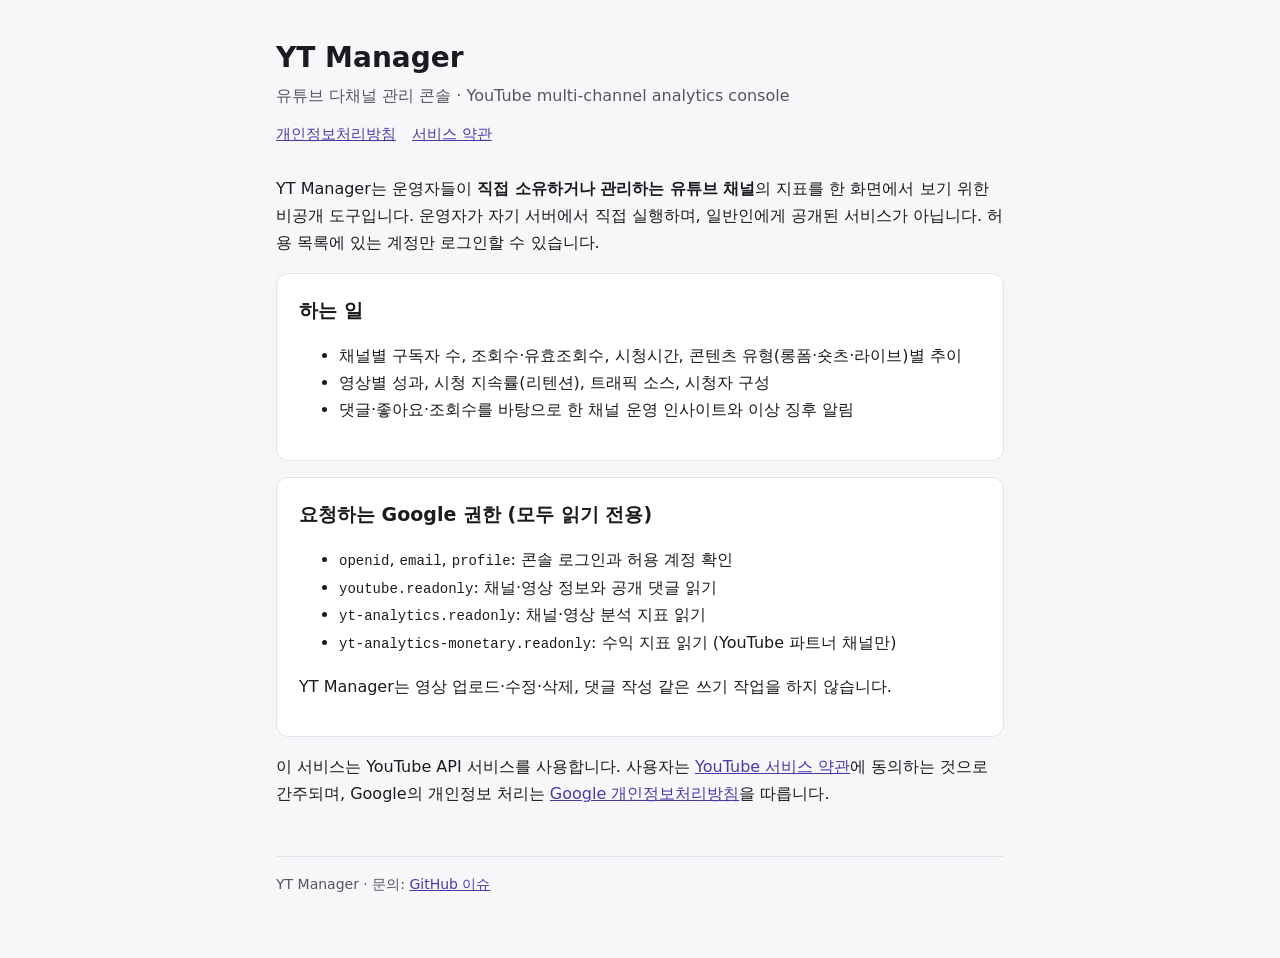
<file: index.html>
<!doctype html>
<html lang="ko">
<head>
<meta charset="utf-8">
<meta name="viewport" content="width=device-width, initial-scale=1">
<meta name="robots" content="noindex">
<title>YT Manager — 유튜브 채널 관리 콘솔</title>
<meta name="description" content="YT Manager: 운영자가 소유·관리하는 유튜브 채널의 지표를 한 화면에서 보는 비공개 셀프호스팅 콘솔">
<link rel="stylesheet" href="style.css">
</head>
<body>
<main>
<header>
  <h1>YT Manager</h1>
  <p class="sub">유튜브 다채널 관리 콘솔 · YouTube multi-channel analytics console</p>
  <nav><a href="privacy.html">개인정보처리방침</a><a href="terms.html">서비스 약관</a></nav>
</header>

<p>YT Manager는 운영자들이 <strong>직접 소유하거나 관리하는 유튜브 채널</strong>의 지표를 한 화면에서 보기 위한 비공개 도구입니다. 운영자가 자기 서버에서 직접 실행하며, 일반인에게 공개된 서비스가 아닙니다. 허용 목록에 있는 계정만 로그인할 수 있습니다.</p>

<div class="card">
  <h2 style="margin-top:0">하는 일</h2>
  <ul>
    <li>채널별 구독자 수, 조회수·유효조회수, 시청시간, 콘텐츠 유형(롱폼·숏츠·라이브)별 추이</li>
    <li>영상별 성과, 시청 지속률(리텐션), 트래픽 소스, 시청자 구성</li>
    <li>댓글·좋아요·조회수를 바탕으로 한 채널 운영 인사이트와 이상 징후 알림</li>
  </ul>
</div>

<div class="card">
  <h2 style="margin-top:0">요청하는 Google 권한 (모두 읽기 전용)</h2>
  <ul>
    <li><code>openid</code>, <code>email</code>, <code>profile</code>: 콘솔 로그인과 허용 계정 확인</li>
    <li><code>youtube.readonly</code>: 채널·영상 정보와 공개 댓글 읽기</li>
    <li><code>yt-analytics.readonly</code>: 채널·영상 분석 지표 읽기</li>
    <li><code>yt-analytics-monetary.readonly</code>: 수익 지표 읽기 (YouTube 파트너 채널만)</li>
  </ul>
  <p>YT Manager는 영상 업로드·수정·삭제, 댓글 작성 같은 쓰기 작업을 하지 않습니다.</p>
</div>

<p>이 서비스는 YouTube API 서비스를 사용합니다. 사용자는 <a href="https://www.youtube.com/t/terms">YouTube 서비스 약관</a>에 동의하는 것으로 간주되며, Google의 개인정보 처리는 <a href="https://policies.google.com/privacy">Google 개인정보처리방침</a>을 따릅니다.</p>

<footer>YT Manager · 문의: <a href="https://github.com/boosari/ytmanager-pages/issues">GitHub 이슈</a></footer>
</main>
</body>
</html>
</file>
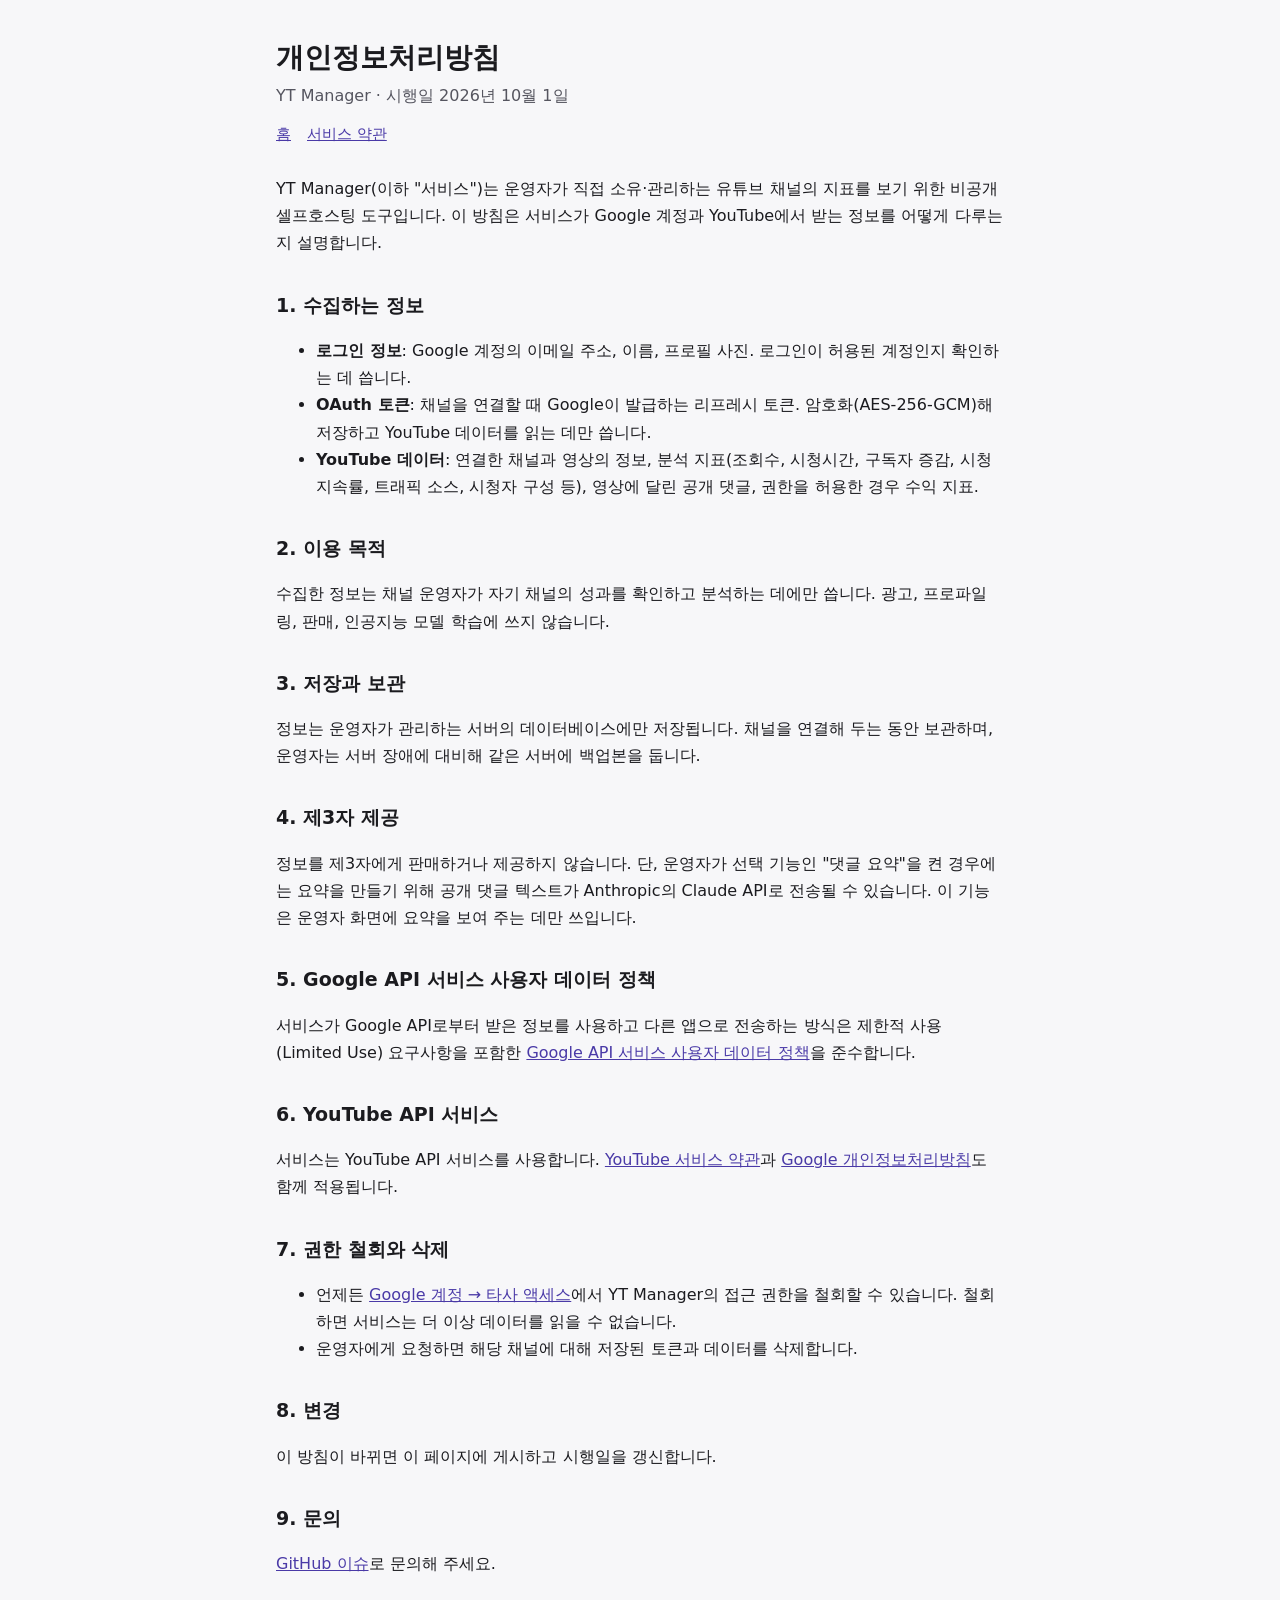
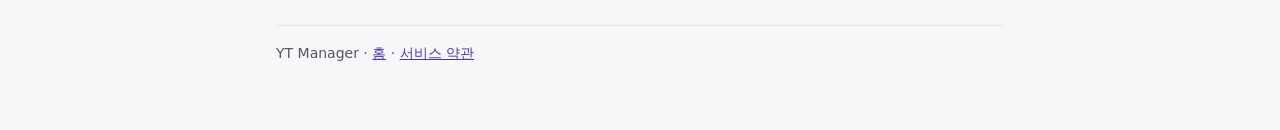
<file: privacy.html>
<!doctype html>
<html lang="ko">
<head>
<meta charset="utf-8">
<meta name="viewport" content="width=device-width, initial-scale=1">
<meta name="robots" content="noindex">
<title>개인정보처리방침 — YT Manager</title>
<link rel="stylesheet" href="style.css">
</head>
<body>
<main>
<header>
  <h1>개인정보처리방침</h1>
  <p class="sub">YT Manager · 시행일 2026년 10월 1일</p>
  <nav><a href="./">홈</a><a href="terms.html">서비스 약관</a></nav>
</header>

<p>YT Manager(이하 "서비스")는 운영자가 직접 소유·관리하는 유튜브 채널의 지표를 보기 위한 비공개 셀프호스팅 도구입니다. 이 방침은 서비스가 Google 계정과 YouTube에서 받는 정보를 어떻게 다루는지 설명합니다.</p>

<h2>1. 수집하는 정보</h2>
<ul>
  <li><strong>로그인 정보</strong>: Google 계정의 이메일 주소, 이름, 프로필 사진. 로그인이 허용된 계정인지 확인하는 데 씁니다.</li>
  <li><strong>OAuth 토큰</strong>: 채널을 연결할 때 Google이 발급하는 리프레시 토큰. 암호화(AES-256-GCM)해 저장하고 YouTube 데이터를 읽는 데만 씁니다.</li>
  <li><strong>YouTube 데이터</strong>: 연결한 채널과 영상의 정보, 분석 지표(조회수, 시청시간, 구독자 증감, 시청 지속률, 트래픽 소스, 시청자 구성 등), 영상에 달린 공개 댓글, 권한을 허용한 경우 수익 지표.</li>
</ul>

<h2>2. 이용 목적</h2>
<p>수집한 정보는 채널 운영자가 자기 채널의 성과를 확인하고 분석하는 데에만 씁니다. 광고, 프로파일링, 판매, 인공지능 모델 학습에 쓰지 않습니다.</p>

<h2>3. 저장과 보관</h2>
<p>정보는 운영자가 관리하는 서버의 데이터베이스에만 저장됩니다. 채널을 연결해 두는 동안 보관하며, 운영자는 서버 장애에 대비해 같은 서버에 백업본을 둡니다.</p>

<h2>4. 제3자 제공</h2>
<p>정보를 제3자에게 판매하거나 제공하지 않습니다. 단, 운영자가 선택 기능인 "댓글 요약"을 켠 경우에는 요약을 만들기 위해 공개 댓글 텍스트가 Anthropic의 Claude API로 전송될 수 있습니다. 이 기능은 운영자 화면에 요약을 보여 주는 데만 쓰입니다.</p>

<h2>5. Google API 서비스 사용자 데이터 정책</h2>
<p>서비스가 Google API로부터 받은 정보를 사용하고 다른 앱으로 전송하는 방식은 제한적 사용(Limited Use) 요구사항을 포함한 <a href="https://developers.google.com/terms/api-services-user-data-policy">Google API 서비스 사용자 데이터 정책</a>을 준수합니다.</p>

<h2>6. YouTube API 서비스</h2>
<p>서비스는 YouTube API 서비스를 사용합니다. <a href="https://www.youtube.com/t/terms">YouTube 서비스 약관</a>과 <a href="https://policies.google.com/privacy">Google 개인정보처리방침</a>도 함께 적용됩니다.</p>

<h2>7. 권한 철회와 삭제</h2>
<ul>
  <li>언제든 <a href="https://myaccount.google.com/permissions">Google 계정 → 타사 액세스</a>에서 YT Manager의 접근 권한을 철회할 수 있습니다. 철회하면 서비스는 더 이상 데이터를 읽을 수 없습니다.</li>
  <li>운영자에게 요청하면 해당 채널에 대해 저장된 토큰과 데이터를 삭제합니다.</li>
</ul>

<h2>8. 변경</h2>
<p>이 방침이 바뀌면 이 페이지에 게시하고 시행일을 갱신합니다.</p>

<h2>9. 문의</h2>
<p><a href="https://github.com/boosari/ytmanager-pages/issues">GitHub 이슈</a>로 문의해 주세요.</p>

<footer>YT Manager · <a href="./">홈</a> · <a href="terms.html">서비스 약관</a></footer>
</main>
</body>
</html>
</file>
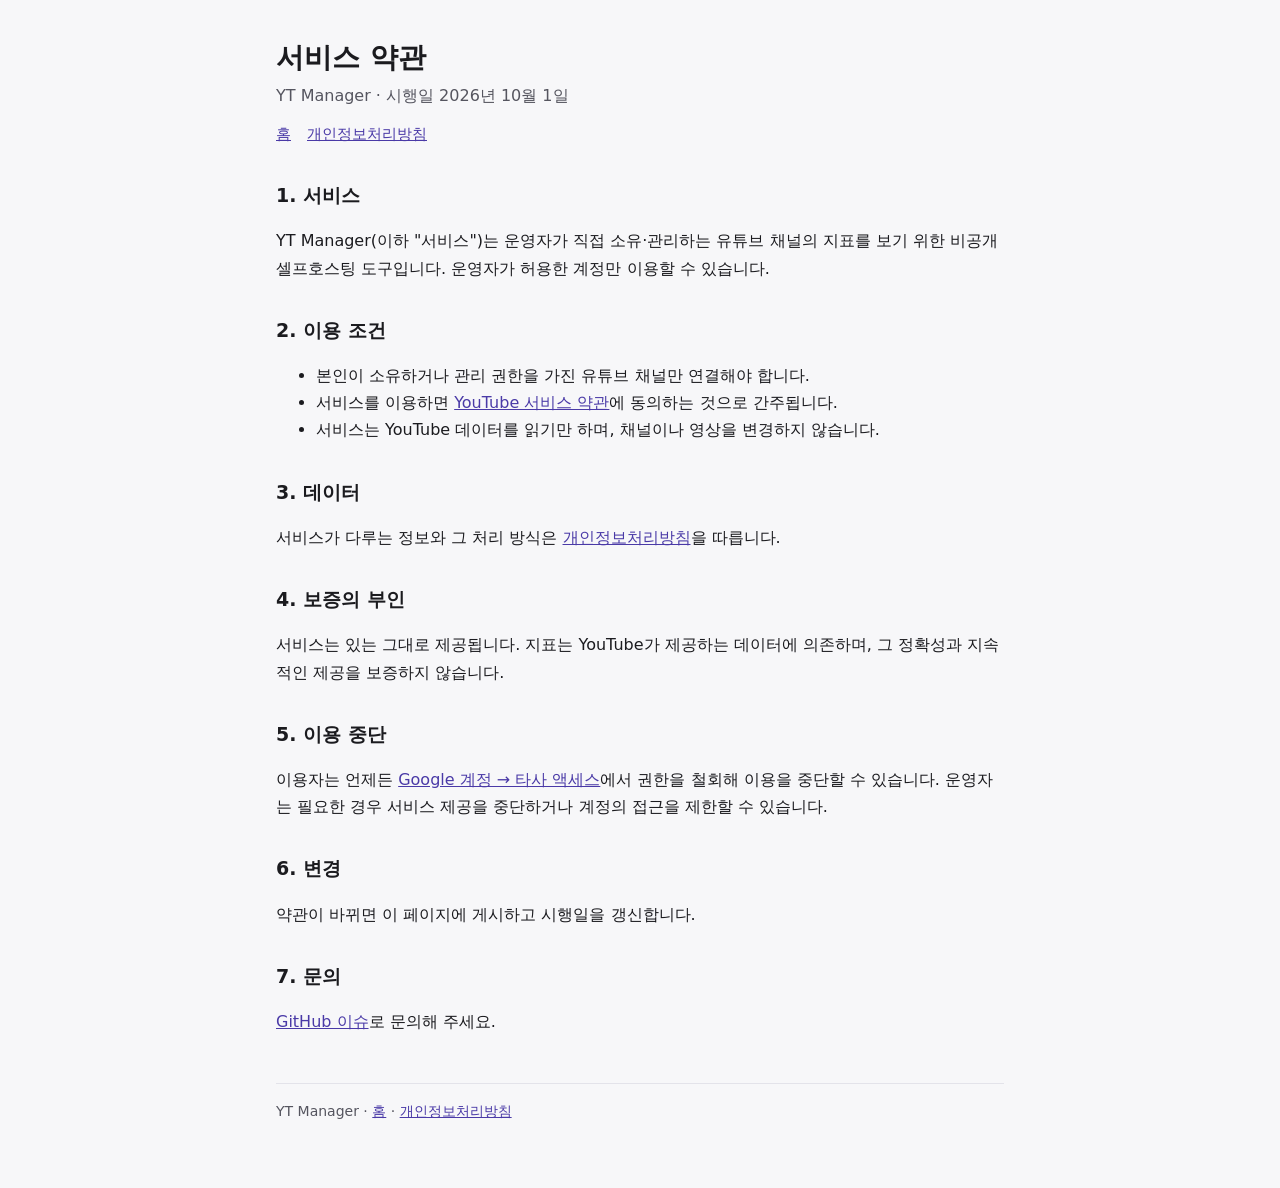
<file: terms.html>
<!doctype html>
<html lang="ko">
<head>
<meta charset="utf-8">
<meta name="viewport" content="width=device-width, initial-scale=1">
<meta name="robots" content="noindex">
<title>서비스 약관 — YT Manager</title>
<link rel="stylesheet" href="style.css">
</head>
<body>
<main>
<header>
  <h1>서비스 약관</h1>
  <p class="sub">YT Manager · 시행일 2026년 10월 1일</p>
  <nav><a href="./">홈</a><a href="privacy.html">개인정보처리방침</a></nav>
</header>

<h2>1. 서비스</h2>
<p>YT Manager(이하 "서비스")는 운영자가 직접 소유·관리하는 유튜브 채널의 지표를 보기 위한 비공개 셀프호스팅 도구입니다. 운영자가 허용한 계정만 이용할 수 있습니다.</p>

<h2>2. 이용 조건</h2>
<ul>
  <li>본인이 소유하거나 관리 권한을 가진 유튜브 채널만 연결해야 합니다.</li>
  <li>서비스를 이용하면 <a href="https://www.youtube.com/t/terms">YouTube 서비스 약관</a>에 동의하는 것으로 간주됩니다.</li>
  <li>서비스는 YouTube 데이터를 읽기만 하며, 채널이나 영상을 변경하지 않습니다.</li>
</ul>

<h2>3. 데이터</h2>
<p>서비스가 다루는 정보와 그 처리 방식은 <a href="privacy.html">개인정보처리방침</a>을 따릅니다.</p>

<h2>4. 보증의 부인</h2>
<p>서비스는 있는 그대로 제공됩니다. 지표는 YouTube가 제공하는 데이터에 의존하며, 그 정확성과 지속적인 제공을 보증하지 않습니다.</p>

<h2>5. 이용 중단</h2>
<p>이용자는 언제든 <a href="https://myaccount.google.com/permissions">Google 계정 → 타사 액세스</a>에서 권한을 철회해 이용을 중단할 수 있습니다. 운영자는 필요한 경우 서비스 제공을 중단하거나 계정의 접근을 제한할 수 있습니다.</p>

<h2>6. 변경</h2>
<p>약관이 바뀌면 이 페이지에 게시하고 시행일을 갱신합니다.</p>

<h2>7. 문의</h2>
<p><a href="https://github.com/boosari/ytmanager-pages/issues">GitHub 이슈</a>로 문의해 주세요.</p>

<footer>YT Manager · <a href="./">홈</a> · <a href="privacy.html">개인정보처리방침</a></footer>
</main>
</body>
</html>
</file>
<file: style.css>
:root { --bg: #f7f7f9; --surface: #ffffff; --ink: #1b1b1f; --ink-2: #55555f; --line: #e3e3ea; --accent: #4a3aa7; color-scheme: light; }
@media (prefers-color-scheme: dark) {
  :root { --bg: #121216; --surface: #1c1c22; --ink: #ececf1; --ink-2: #a3a3b0; --line: #2e2e38; --accent: #a59af2; color-scheme: dark; }
}
* { box-sizing: border-box; }
body { margin: 0; background: var(--bg); color: var(--ink); font: 16px/1.7 system-ui, -apple-system, "Apple SD Gothic Neo", "Noto Sans KR", sans-serif; }
main { max-width: 760px; margin: 0 auto; padding: 40px 16px 64px; }
header { margin-bottom: 28px; }
h1 { font-size: 28px; line-height: 1.3; margin: 0 0 6px; }
h2 { font-size: 19px; margin: 32px 0 8px; }
p, li { color: var(--ink); }
.sub { color: var(--ink-2); margin: 0; }
.card { background: var(--surface); border: 1px solid var(--line); border-radius: 12px; padding: 20px 22px; margin: 16px 0; }
code { font-size: 14px; overflow-wrap: anywhere; }
a { color: var(--accent); }
nav { display: flex; flex-wrap: wrap; gap: 16px; margin-top: 12px; font-size: 15px; }
footer { margin-top: 48px; padding-top: 16px; border-top: 1px solid var(--line); color: var(--ink-2); font-size: 14px; }
</file>
